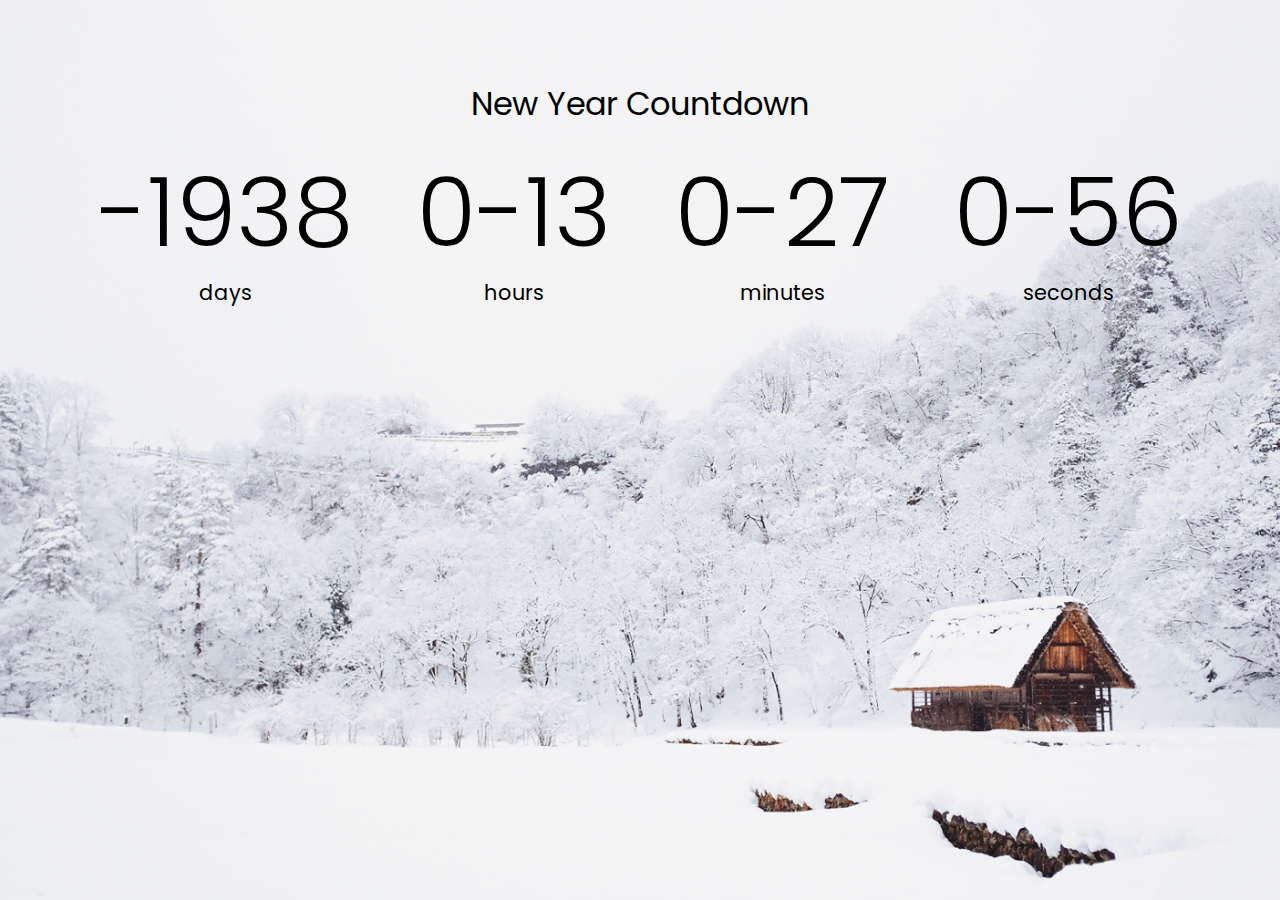
<file: countdown/index.html>
<!DOCTYPE html>
    <html lang="en">
    <head>
        <meta charset="UTF-8">
        <meta name="viewport" content="width=device-width, initial-scale=1.0">
        <title>Countdown Timer</title>
        <link rel="stylesheet" href="style.css">
    </head>
    <body>
        <h1>New Year Countdown</h1>

        <div class="countdown-container">
            <div class="countdown-el days-c">
                <p class="big-text" id="days">0</p>
                <span>days</span>
            </div>
            <div class="countdown-el hours-c">
                <p class="big-text" id="hours">0</p>
                <span>hours</span>
            </div>
            <div class="countdown-el minutes-c">
                <p class="big-text" id="minutes">0</p>
                <span>minutes</span>
            </div>
            <div class="countdown-el seconds-c">
                <p class="big-text" id="seconds">0</p>
                <span>seconds</span>
            </div>
        </div>
        
        <script src="script.js"></script>
    </body>
    </html>
</file>
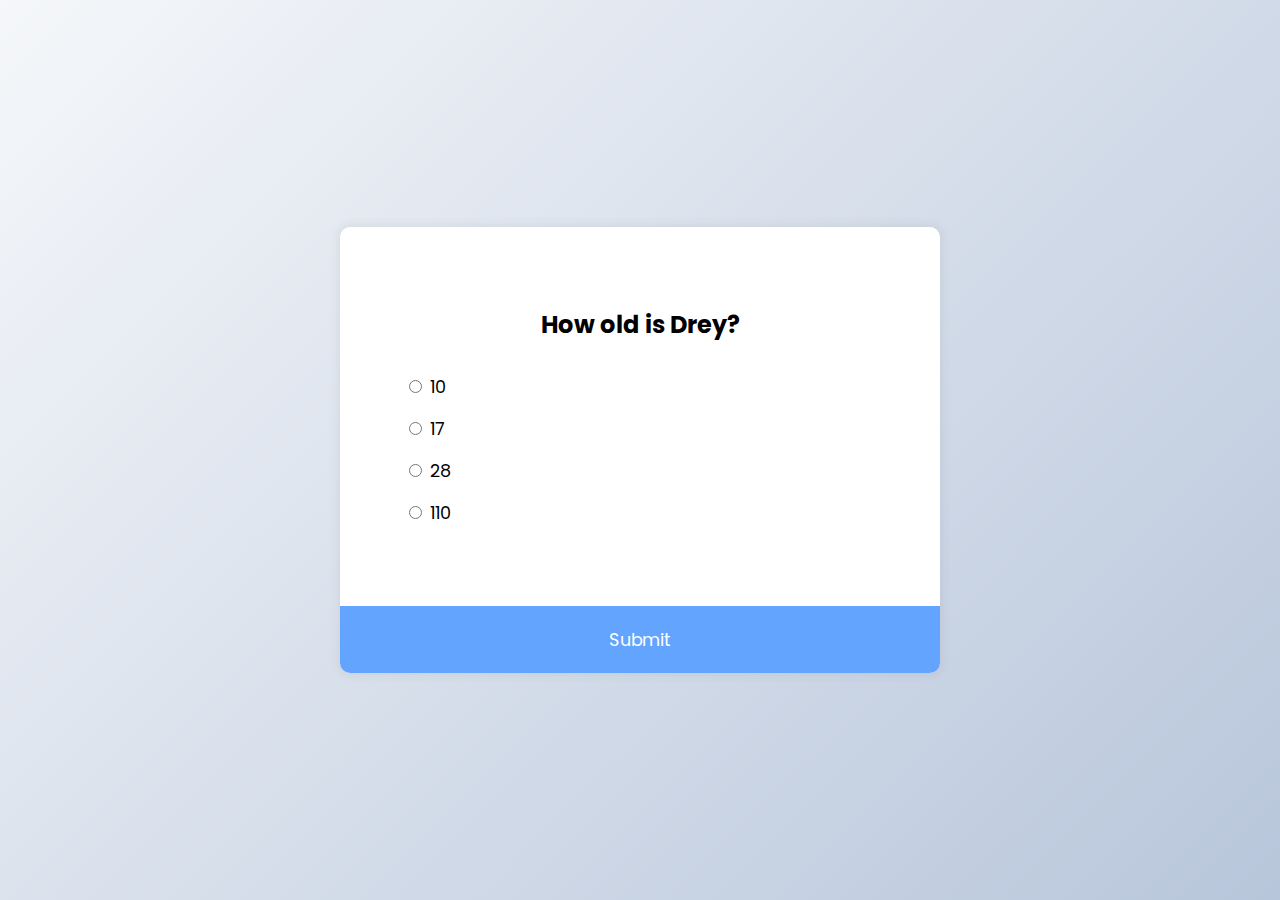
<file: quiz-app/index.html>
<!DOCTYPE html>
<html lang="en">
<head>
    <meta charset="UTF-8">
    <meta name="viewport" content="width=device-width, initial-scale=1.0">
    <title>Quiz App</title>
    <link rel="stylesheet" href="style.css">
</head>
<body>
    <div class="quiz-container" id="quiz">
        <div class="quiz-header">
            <h2 id="question">Question text</h2>
            <ul>
                <li>
                    <input 
                    type="radio" 
                    id="a" 
                    name="answer" 
                    class="answer"/>
                    <label id="a_text"   for="a">Question</label>
                </li>
                <li>
                    <input 
                    type="radio" 
                    id="b" 
                    name="answer" 
                    class="answer"/>
                    <label id="b_text" for="b">Question</label>
                </li><li>
                    <input 
                    type="radio" 
                    id="c" 
                    name="answer" 
                    class="answer"/>
                    <label id="c_text" for="c">Question</label>
                </li><li>
                    <input 
                    type="radio" 
                    id="d" 
                    name="answer" 
                    class="answer"/>
                    <label id="d_text" for="d">Question</label>
                </li>
            </ul>
        </div>
        <button id="submit">Submit</button>
    </div>
    
    <script src="script.js" defer></script>
</body>
</html>
</file>
<file: countdown/style.css>
@import url('https://fonts.googleapis.com/css2?family=Poppins:wght@200;400;600&display=swap');

*{
    box-sizing: border-box;
}

body{
    background-image: url("assets/house-pic.jpg");
    background-size: cover;
    background-position: center center;
    display: flex;
    flex-direction: column;
    align-items: center;
    min-height: 100vh;
    font-family: "Poppins", sans-serif;
    margin: 0;
}

h1{
    font-weight: normal;
    font-size: 2rem;
    margin-top: 5rem;
}

.countdown-container {
    display: flex;
    flex-wrap: wrap;
    align-items: center;
    justify-content: center;
}

.big-text {
    font-weight: 350;
    font-size: 6rem;
    line-height: 1;
    margin: 1rem 2rem;
}

.countdown-el {
    text-align: center;
}

.countdown-el span {
    font-size: 1.3rem;
}
</file>
<file: quiz-app/style.css>
@import url('https://fonts.googleapis.com/css2?family=Poppins:wght@200;400;600&display=swap');

*{
    box-sizing: border-box;
}
body {
    background-color: #b8c6db;
    background-image: linear-gradient(315deg, #b8c6db 0%, #f5f7fa 100%);
    display: flex;
    align-items: center;
    justify-content: center;
    font-family: "Poppins", sans-serif;
    margin: 0;
    min-height: 100vh;
}

.quiz-container{
    background-color: #fff;
    border-radius: 10px;
    box-shadow: 0 0 10px 2px rgba(100,100,100,0.1);
    width: 600px;
    max-width: 100%;
    overflow: hidden;
}

.quiz-header{
    padding: 4rem;
}

h2{
    padding: 1rem;
    text-align: center;
    margin: 0;
}

ul{
    list-style-type: none;
    padding: 0;
}

ul li{
    font-size: 1.1rem;
    margin: 1rem 0;
}

ul li label {
    cursor: pointer;
}

button {
    background-color: #63a4ff;
    border: none;
    display: block;
    color: white;
    cursor: pointer;
    font-family: inherit;
    font-size: 1.1rem;
    width: 100%;
    padding: 1.3rem;

}

button:hover{
    background-color:rgb(72, 72, 224);
}

button:focus {
    outline: none;
}
</file>
